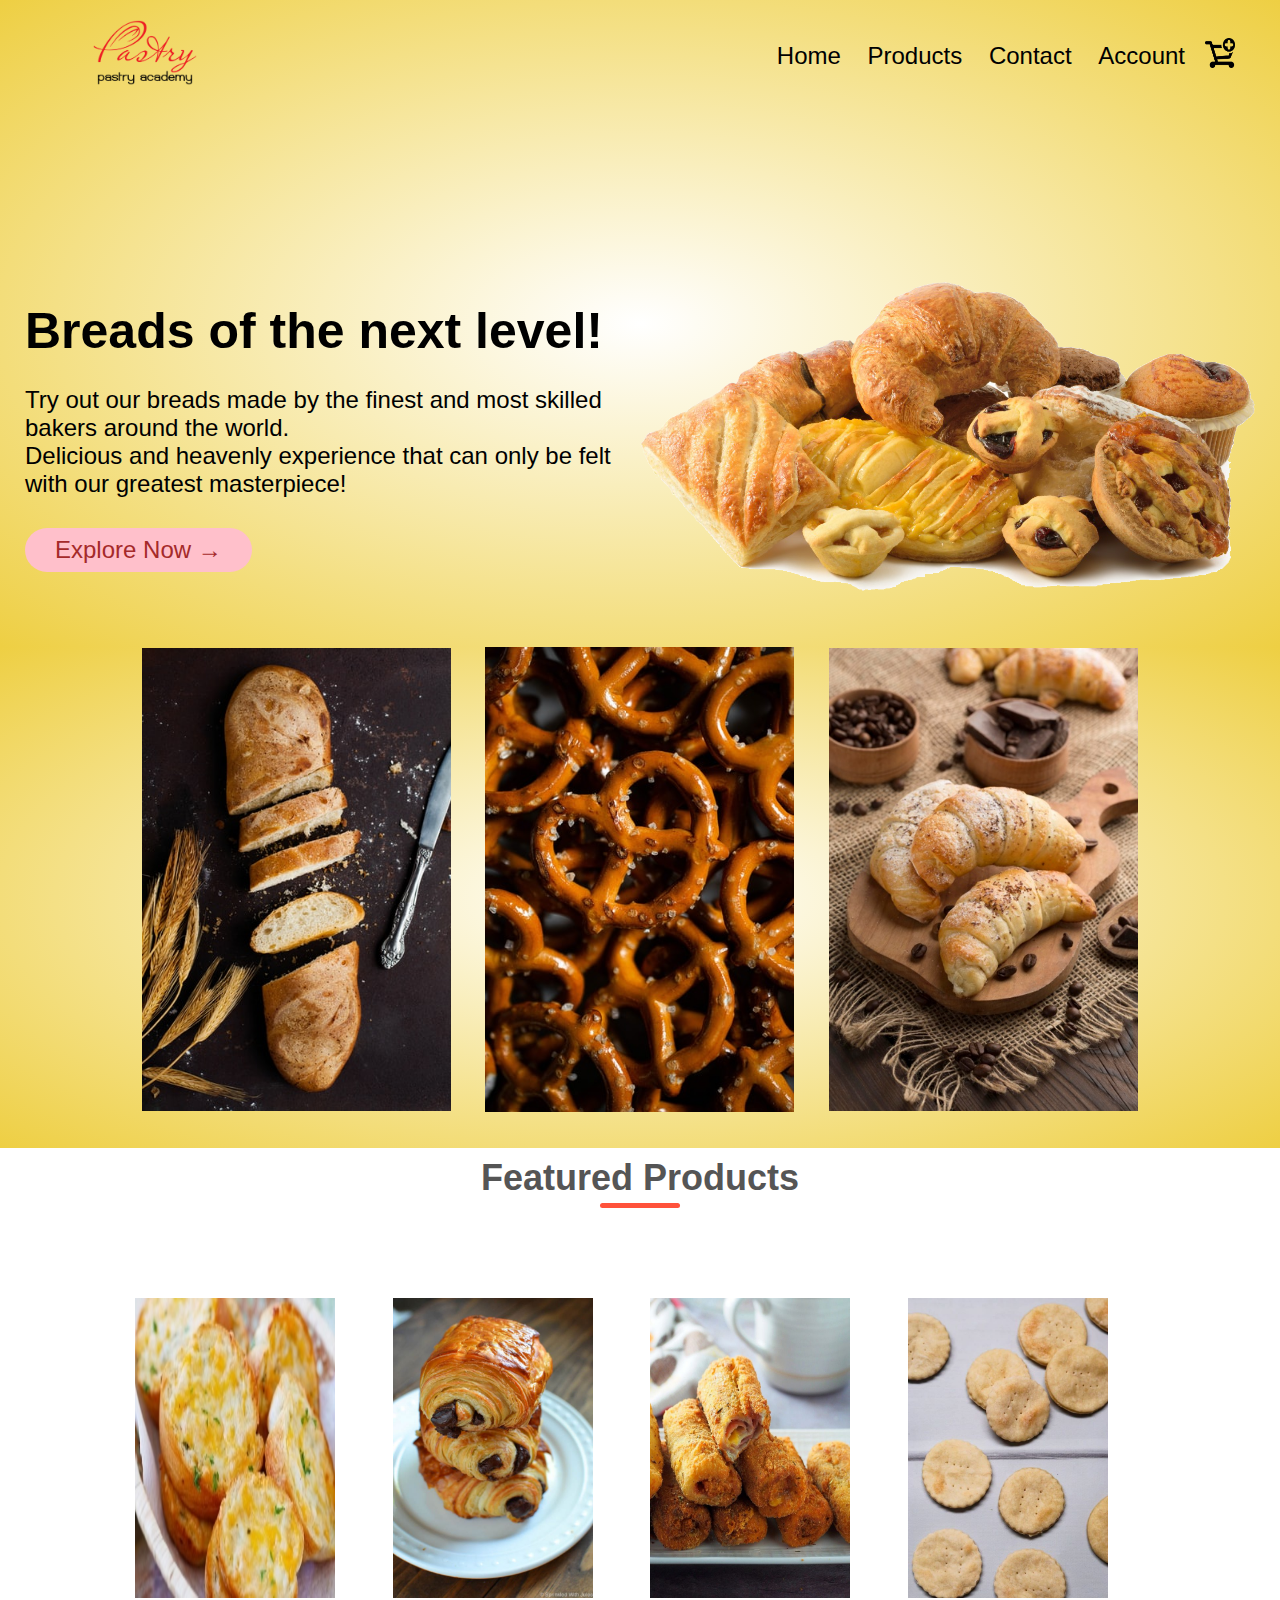
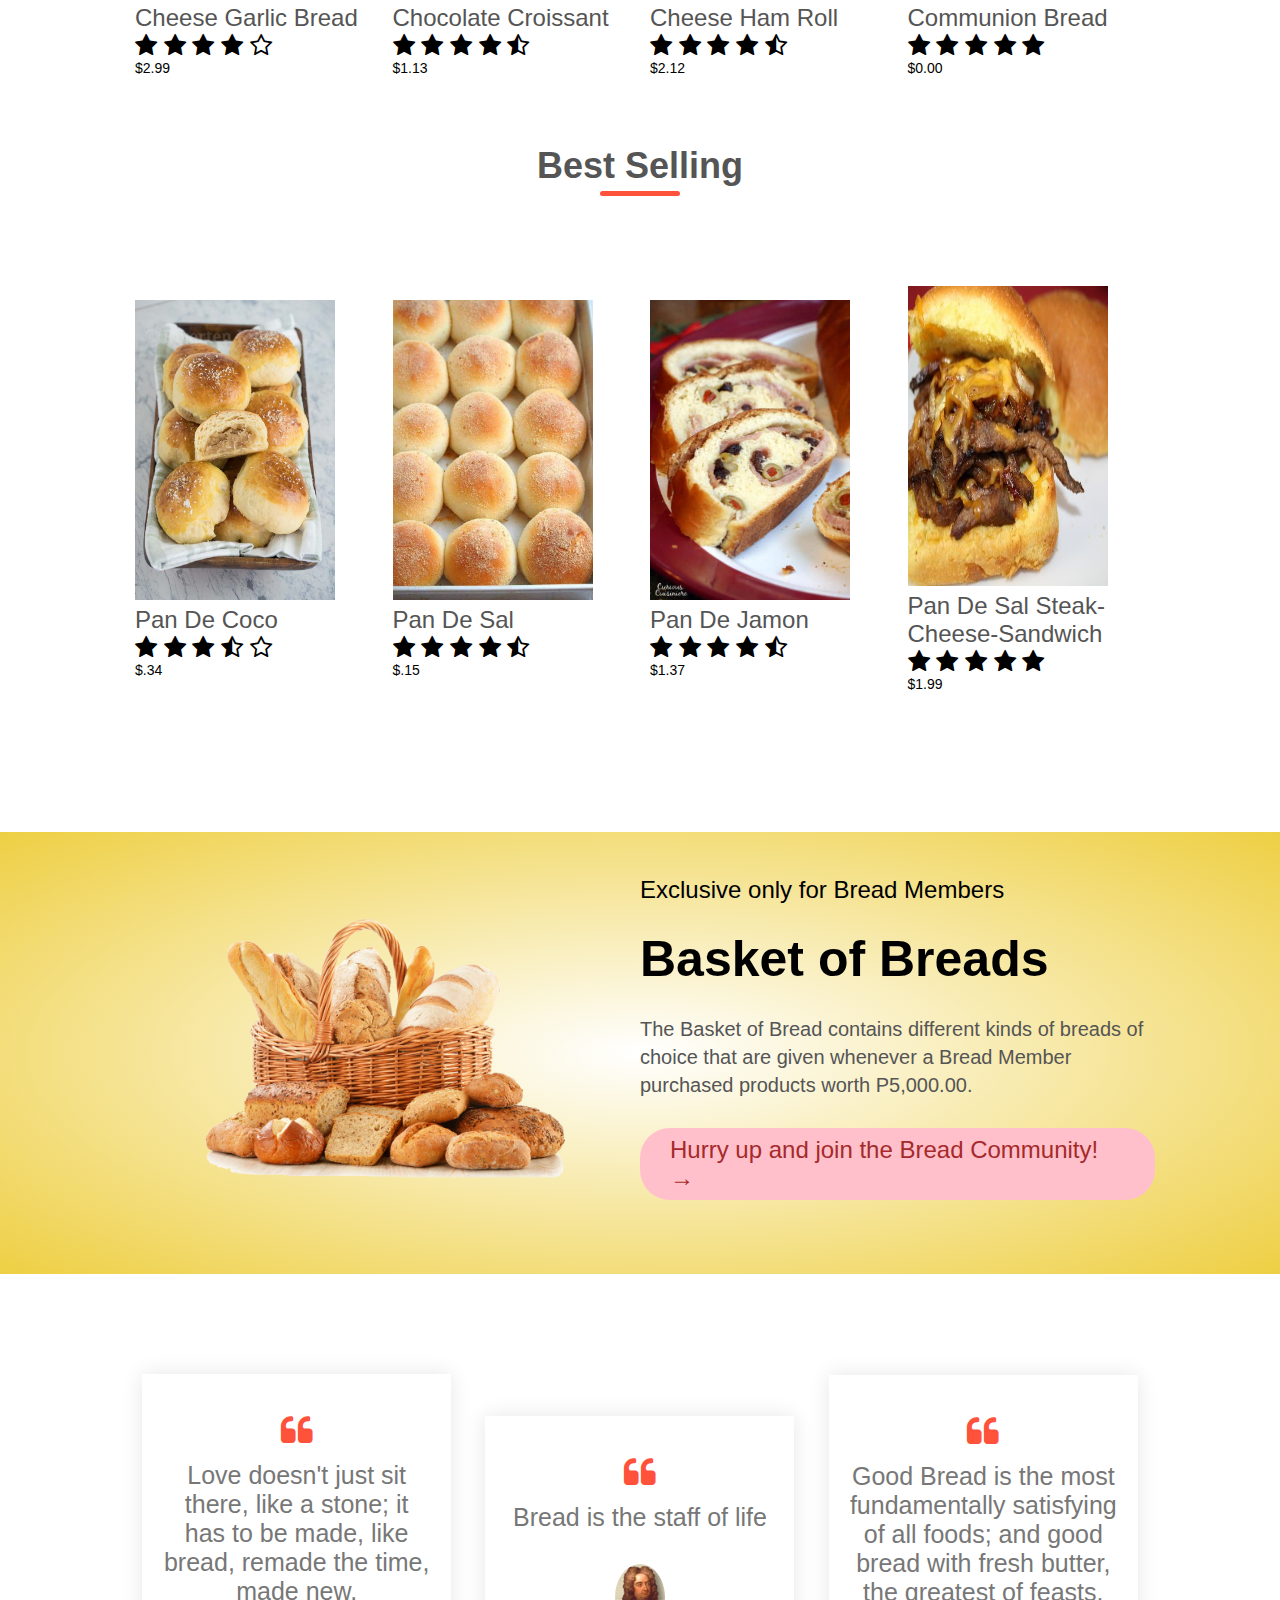
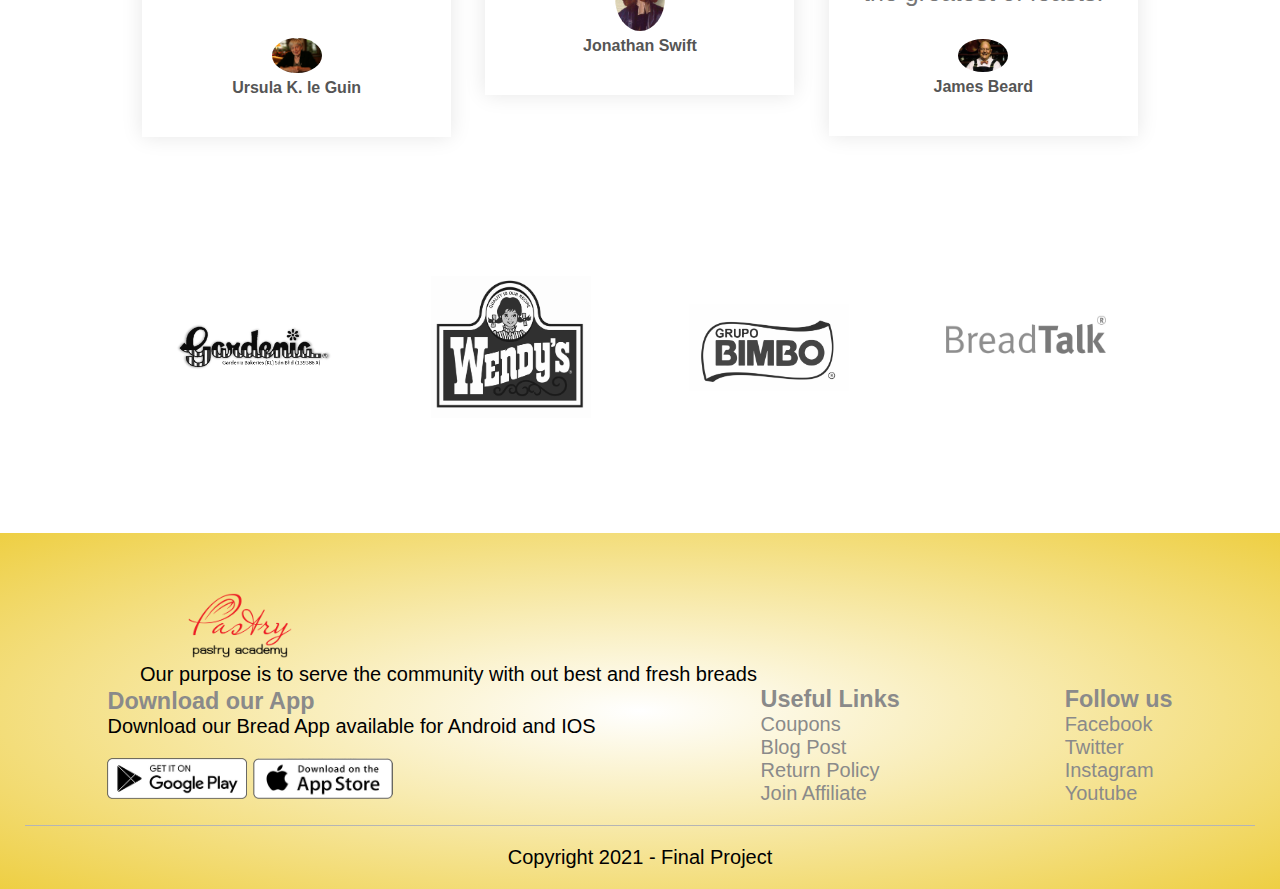
<file: index.html>
<!DOCTYPE html>
<html lang="en">
<head>
    <meta charset="UTF-8">
    <meta name="viewport" content="width=device-width, initial-scale=1.0">
    <title>Bread</title>
    <link rel="stylesheet" type="text/css" href="assets/css/style.css">
    <link rel="stylesheet" href="https://stackpath.bootstrapcdn.com/font-awesome/4.7.0/css/font-awesome.min.css">    
</head>
<body>

    <div class="header">
       
    <div = class="container">
         <div class = "navbar">
        <div class = "logo">
            <a href="index.html"><img src="assets/images/BreadLogo.png" width="200px"></a>
        </div>
        <nav>
            <ul id="MenuItems">
                <li><a href="index.html">Home</a></li>
                <li><a href="products.html">Products</a></li>
                <li><a href="AboutMe.html">Contact</a></li>
                <li><a href="Account.html">Account</a></li>
            </ul>
        </nav>
        <a href="Cart.html"><img src="assets/images/Cart.png" width="30px" height="30px"></a>
        <img src="assets/images/menu.png" class="menu-icon" onclick="menutoggle()">
    </div>
    <div class="row">
        <div class="col-2">
            <h1>Breads of the next level!</h1>
            <p>
                Try out our breads made by the finest and most skilled bakers around the world.<br> Delicious and heavenly experience that can only be felt with our greatest masterpiece!
            </p>
            <a href=""class="btn">Explore Now &#8594;</a>
        </div>
        <div class="col-2">
            <img src="assets/images/BreadBGH.png">
        </div>
    </div>
    </div>
    </div>

    <!-- Categories-->
    <div class="categories">
        <div class="small-container">
            <div class="row">
            <div class="col-3">
                <img src="assets/images/Baguette.jpg">
            </div>
            <div class="col-3">
                <img src="assets/images/Pretzel.jpg">
            </div>
            <div class="col-3">
                <img src="assets/images/Croissant.jpg">
            </div>
        </div>
        </div>
    </div>

    <!-- Featured Products-->
   <div class="small-container">
        <h2 class="title">Featured Products</h2>
        <div class="row">
            <div class="col-4">
                <img src="assets/images/CheeseGarlic.jpg">
                <h4>Cheese Garlic Bread</h4>
                <div class="rating">
                    <i class="fa fa-star"></i>
                    <i class="fa fa-star"></i>
                    <i class="fa fa-star"></i>
                    <i class="fa fa-star"></i>
                    <i class="fa fa-star-o"></i>
                </div>
                <p>$2.99</p>
            </div>
            <div class="col-4">
                <img src="assets/images/ChocolateCroissant.jpeg">
                <h4>Chocolate Croissant</h4>
                <div class="rating">
                    <i class="fa fa-star"></i>
                    <i class="fa fa-star"></i>
                    <i class="fa fa-star"></i>
                    <i class="fa fa-star"></i>
                    <i class="fa fa-star-half-o"></i>
                </div>
                <p>$1.13</p>
            </div>
            <div class="col-4">
                <img src="assets/images/CheeseHamRoll.jpg">
                <h4>Cheese Ham Roll</h4>
                <div class="rating">
                    <i class="fa fa-star"></i>
                    <i class="fa fa-star"></i>
                    <i class="fa fa-star"></i>
                    <i class="fa fa-star"></i>
                    <i class="fa fa-star-half-o"></i>
                </div>
                <p>$2.12</p>
            </div>
            <div class="col-4">
                <img src="assets/images/CBread.jpg">
                <h4>Communion Bread</h4> 
                <div class="rating">
                    <i class="fa fa-star"></i>
                    <i class="fa fa-star"></i>
                    <i class="fa fa-star"></i>
                    <i class="fa fa-star"></i>
                    <i class="fa fa-star"></i>
                </div>
                <p>$0.00</p>
            </div>
        </div>
        <h2 class="title">Best Selling</h2>
        <div class="row">
            <div class="col-4">
                <img src="assets/images/PanDeCoco.jpg">
                <h4>Pan De Coco</h4>
                <div class="rating">
                    <i class="fa fa-star"></i>
                    <i class="fa fa-star"></i>
                    <i class="fa fa-star"></i>
                    <i class="fa fa-star-half-o"></i>
                    <i class="fa fa-star-o"></i>
                </div>
                <p>$.34</p>
            </div>
            <div class="col-4">
                <img src="assets/images/PanDeSal.jpg">
                <h4>Pan De Sal</h4>
                <div class="rating">
                    <i class="fa fa-star"></i>
                    <i class="fa fa-star"></i>
                    <i class="fa fa-star"></i>
                    <i class="fa fa-star"></i>
                    <i class="fa fa-star-half-o"></i>
                </div>
                <p>$.15</p>
            </div>
            <div class="col-4">
                <img src="assets/images/PanDeJamon.jpg">
                <h4>Pan De Jamon</h4>
                <div class="rating">
                    <i class="fa fa-star"></i>
                    <i class="fa fa-star"></i>
                    <i class="fa fa-star"></i>
                    <i class="fa fa-star"></i>
                    <i class="fa fa-star-half-o"></i>
                </div>
                <p>$1.37</p>
            </div>
            <div class="col-4">
                <img src="assets/images/PanDeSalCheeseSandwich.jpg">
                <h4>Pan De Sal Steak-Cheese-Sandwich</h4> 
                <div class="rating">
                    <i class="fa fa-star"></i>
                    <i class="fa fa-star"></i>
                    <i class="fa fa-star"></i>
                    <i class="fa fa-star"></i>
                    <i class="fa fa-star"></i>
                </div>
                <p>$1.99</p>
            </div>
        </div>
    </div>
    <!-- Offer-->
    <div class="offer">
        <div class="small-container">
            <div class="row">
                <div class="col-2">
                    <img src="assets/images/Offer.png" class="offer-img">
                </div>
                <div class="col-2">
                    <p>Exclusive only for Bread Members</p>
                    <h1>Basket of Breads</h1>
                    <small>The Basket of Bread contains different kinds of breads of choice that are given whenever a Bread Member purchased products worth P5,000.00.</small>
                    <a href="" class="btn">Hurry up and join the Bread Community! &#8594;</a>
                </div>
            </div>
        </div>
    </div>

<!--testimonial-->
    <div class="testimonial">
        <div class="small-container">
            <div class="row">
                <div class="col-3">
                    <i class="fa fa-quote-left"></i>
                    <p>
                        Love doesn't just sit there, like a stone; it has to be made, like bread, remade the time, made new.
                    </p>                    <div>
                        <img src="assets/images/Ursula.jpg">
                        <h3>Ursula K. le Guin</h3>
                    </div>
                </div>
                <div class="col-3">
                    <i class="fa fa-quote-left"></i>
                    <p>Bread is the staff of life</p>
                    <div>
                        <img src="assets/images/Jonathan.jpg">
                        <h3>Jonathan Swift</h3>
                    </div>
                </div>
                <div class="col-3">
                    <i class="fa fa-quote-left"></i>
                    <p>
                        Good Bread is the most fundamentally satisfying of all foods; and good bread with fresh butter, the greatest of feasts.
                    </p>                    <div>
                        <img src="assets/images/James.jpg">
                        <h3>James Beard</h3>
                    </div>
                </div>
            </div>
        </div>
    </div>


<!---Brands-->
    <div class="brands">
        <div class="small-container">
            <div class="row">
                <div class="col-5">
                    <img src="assets/images/Gardenia.png">
                </div>
                <div class="col-5">
                    <img src="assets/images/Wendys.png">
                </div>
                <div class="col-5">
                    <img src="assets/images/GrupoBimbo.png">
                </div>
                <div class="col-5">
                    <img src="assets/images/BreadTalk.png">
                </div>
            </div>
        </div>
    </div>

<!--Footer-->
    <div class="footer">
        <div class="container">
            <div class="row">
                <div class="footer-col-2">
                    <img src="assets/images/BreadLogo.png" width="20%">     
                    <p>Our purpose is to serve the community with out best and fresh breads</p>
                </div>
                <div class="footer-col-1">
                    <h3>Download our App</h3>
                    <p>Download our Bread App available for Android and IOS</p>
                    <div class="app-logo">
                        <img src="assets/images/play-store.png">
                        <img src="assets/images/app-store.png">
                    </div>
                </div>
                <div class="footer-col-3">
                    <h3>Useful Links</h3>
                    <ul>
                        <li>Coupons</li>
                        <li>Blog Post</li>
                        <li>Return Policy</li>
                        <li>Join Affiliate</li>
                    </ul>
                </div>
                 <div class="footer-col-4">
                    <h3>Follow us</h3>
                    <ul>
                        <li>Facebook</li>
                        <li>Twitter</li>
                        <li>Instagram</li>
                        <li>Youtube</li>
                    </ul>
                </div>    
            </div>
            <hr>
            <p class="copyright">Copyright 2021 - Final Project</p>
        </div>
    </div>

<!--js for toggle menu-->
    
    <script>
        var MenuItems = document.getElementById("MenuItems")

        MenuItems.style.maxHeight = "0px"

        function menutoggle(){
            if(MenuItems.style.maxHeight == "0px")
            {
                 MenuItems.style.maxHeight = "200px"
            }
            else{
                 MenuItems.style.maxHeight = "0px"
            }
        }
    </script>

</body>
</html>
</file>
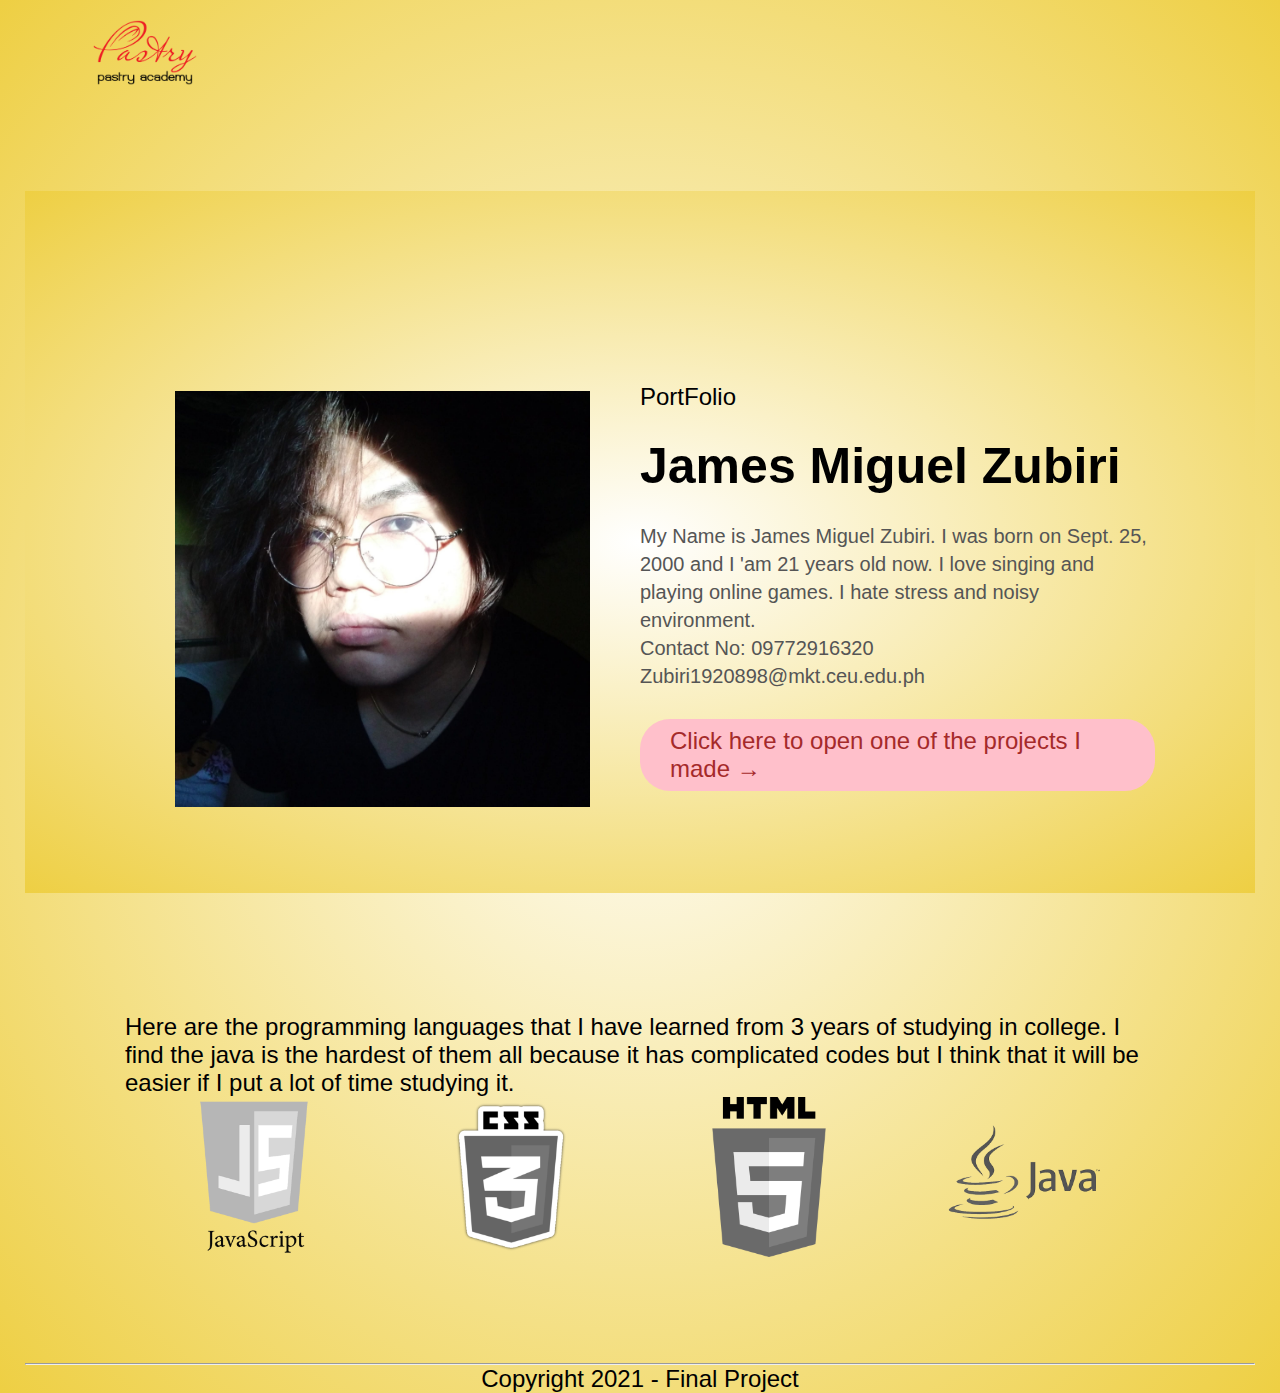
<file: AboutMe.html>
<!DOCTYPE html>
<html lang="en">
<head>
    <meta charset="UTF-8">
    <meta name="viewport" content="width=device-width, initial-scale=1.0">
    <title>About Me- Bread</title>
    <link rel="stylesheet" type="text/css" href="assets/css/style.css">
    <link rel="stylesheet" href="https://stackpath.bootstrapcdn.com/font-awesome/4.7.0/css/font-awesome.min.css">    
</head>
<body>
    <div class="header">
       
        <div = class="container">
             <div class = "navbar">
            <div class = "logo">
                <a href="index.html"><img src="assets/images/BreadLogo.png" width="200px"></a>
        </div>
        </div>
<div class="offer">
        <div class="small-container">
            <div class="row">
                <div class="col-2">
                    <img src="assets/images/me.jpg" class="offer-img">
                </div>
                <div class="col-2">
                    <p>PortFolio</p>
                    <h1>James Miguel Zubiri</h1>
                    <small>My Name is James Miguel Zubiri. I was born on Sept. 25, 2000 and I 'am 21 years old now. I love singing and playing online games. I hate stress and noisy environment.
                    <br>
                    Contact No: 09772916320<br>
                    Zubiri1920898@mkt.ceu.edu.ph</small>
                    <ul id="MenuItems">
                    <li><a href="index.html" class="btn">Click here to open one of the projects I made &#8594;</a></li>
                    </ul>
                </div>
            </div>
        </div>
    </div>
    <div class="brands">
        <div class="small-container">
            <div class="row">

                <div>
                    <p>
                        Here are the programming languages that I have learned from 3 years of studying in college. I find the java is the hardest of them all because it has complicated codes but I think that it will be easier if I put a lot of time studying it.
                    </p>
                </div>
                <div class="col-5">
                    <img src="assets/images/jspng.png">
                </div>
                <div class="col-5">
                    <img src="assets/images/csspng.png">
                </div>
                <div class="col-5">
                    <img src="assets/images/htmlpng.png">
                </div>
                <div class="col-5">
                    <img src="assets/images/javapng.png">
                </div>
            </div>
        </div>
    </div>

            <hr>
            <p class="copyright">Copyright 2021 - Final Project</p>
</body>
</html>
</file>
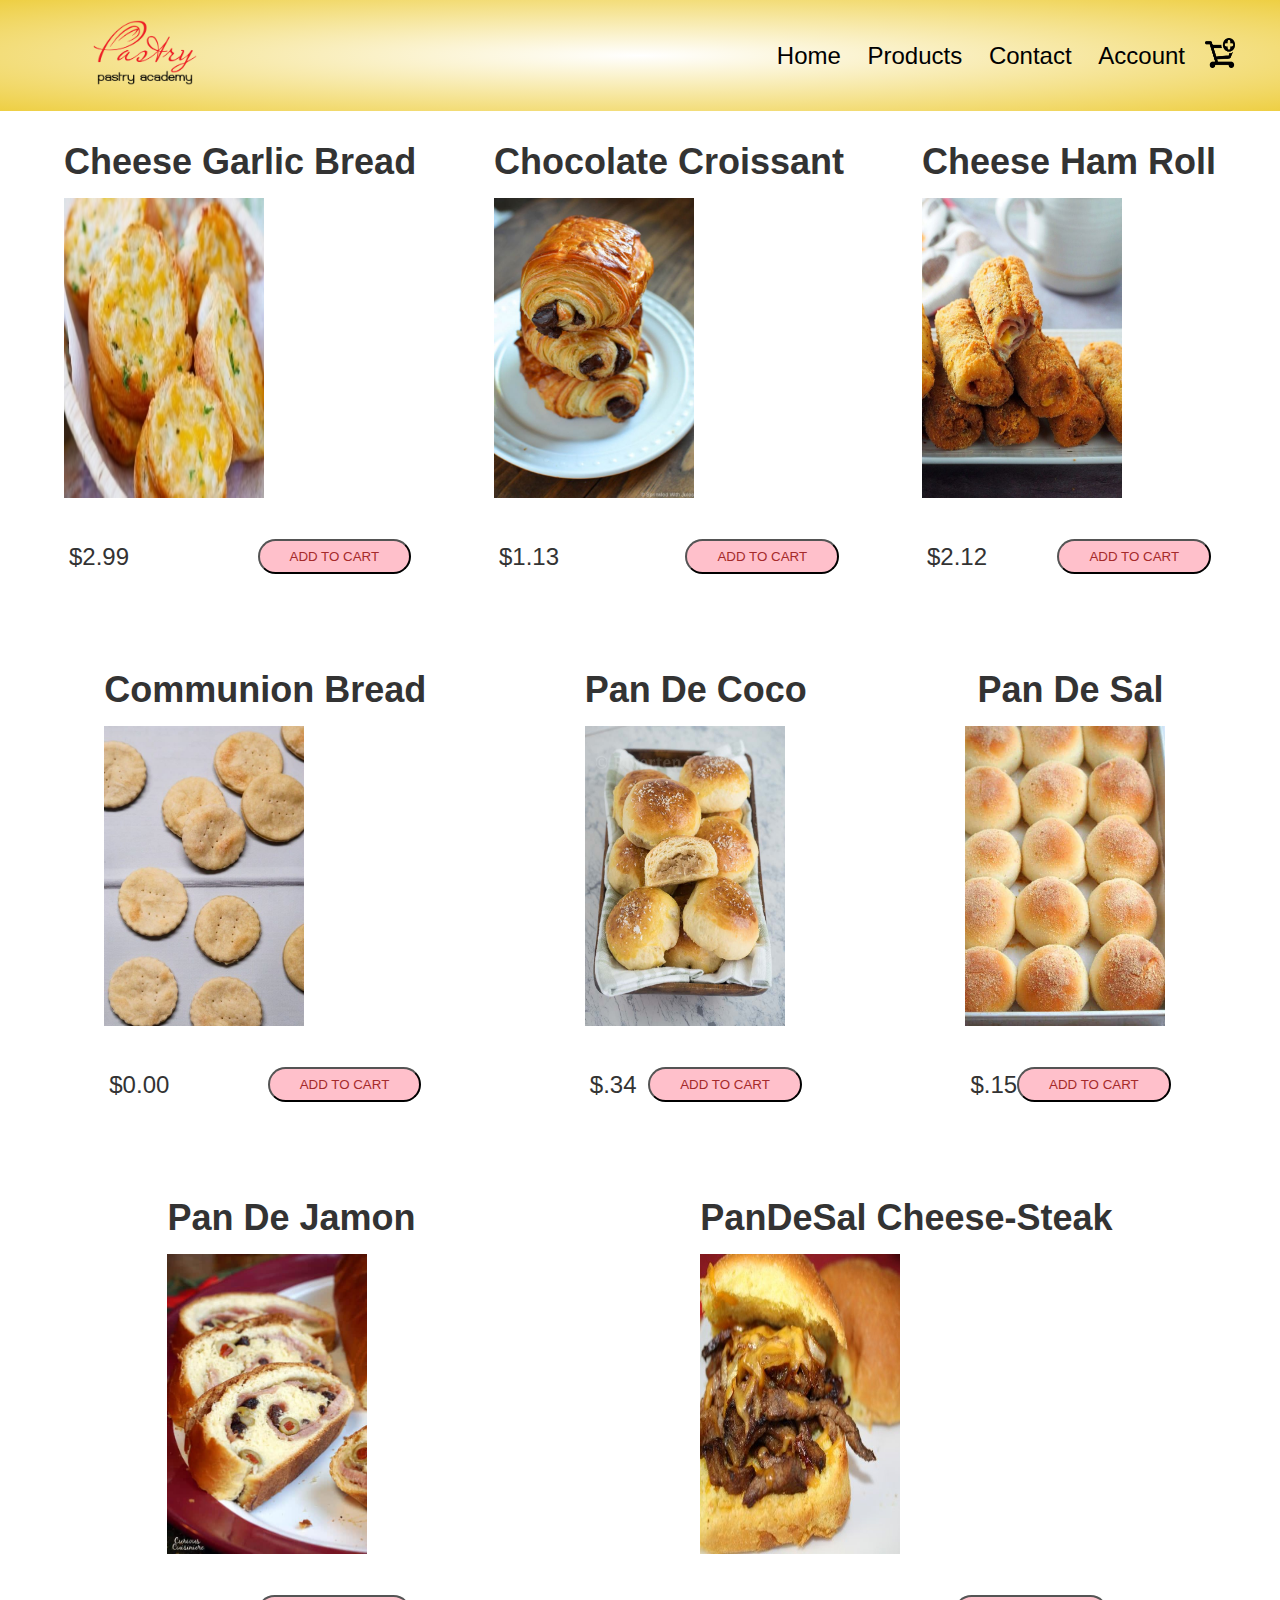
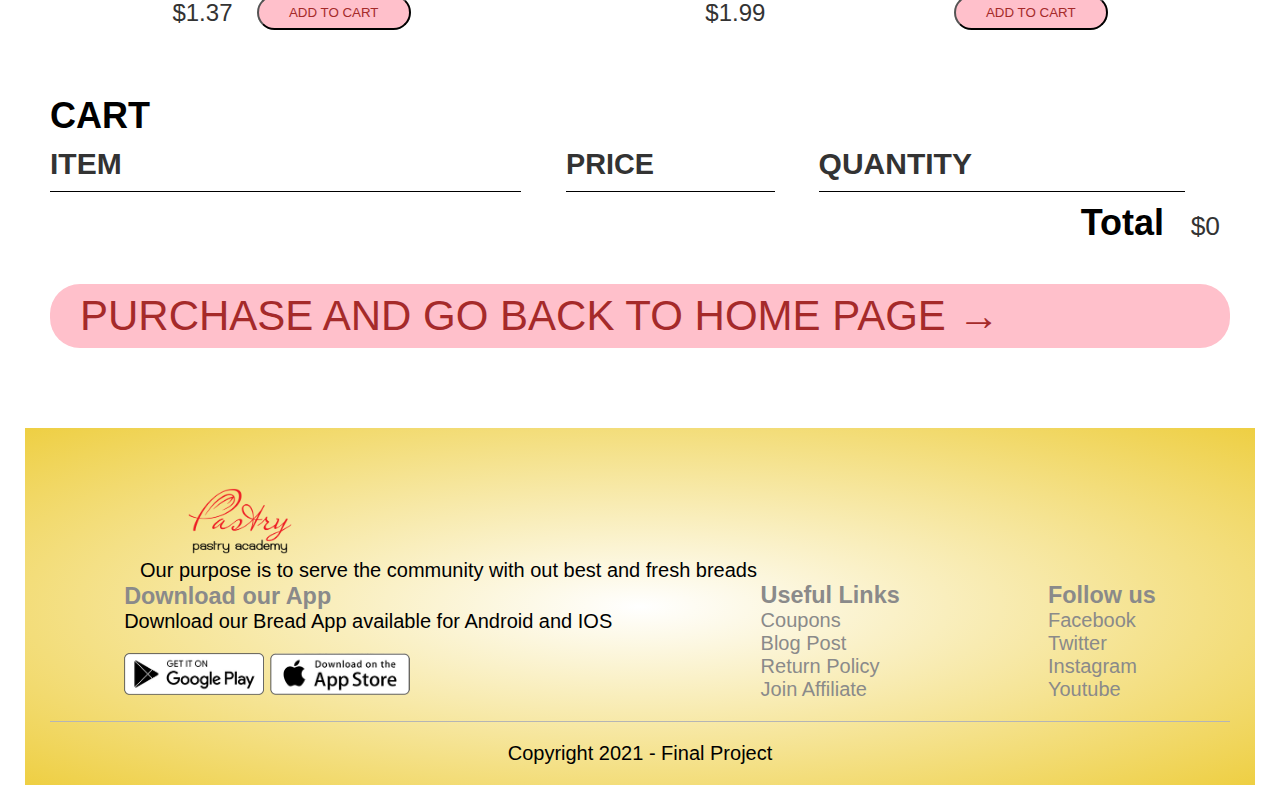
<file: Cart.html>
<!DOCTYPE html>
<html lang="en">
<head>
    <meta charset="UTF-8">
    <meta name="viewport" content="width=device-width, initial-scale=1.0">
    <title>Cart - Bread</title>
    <link rel="stylesheet" type="text/css" href="assets/css/style.css">
    <link rel="stylesheet" href="https://stackpath.bootstrapcdn.com/font-awesome/4.7.0/css/font-awesome.min.css">
        <script src="Cart.js" async></script>
    </head>
    <body>
        <div class="header">
       
            <div = class="container">
                 <div class = "navbar">
                <div class = "logo">
                    <a href="index.html"><img src="assets/images/BreadLogo.png" width="200px"></a>
                </div>
                <nav>
                    <ul id="MenuItems">
                        <li><a href="index.html">Home</a></li>
                        <li><a href="products.html">Products</a></li>
                        <li><a href="AboutMe.html">Contact</a></li>
                        <li><a href="Account.html">Account</a></li>
                    </ul>
                </nav>
                <a href="Cart.html"><img src="assets/images/Cart.png" width="30px" height="30px"></a>
                <img src="assets/images/menu.png" class="menu-icon" onclick="menutoggle()">
            </div>
            </div>
            </div>
        
        <section class="container content-section">
            <div class="shop-items">
                <div class="shop-item">
                    <span class="shop-item-title">Cheese Garlic Bread</span>
                    <img class="shop-item-image" src="assets/images/CheeseGarlic.jpg">
                    <div class="shop-item-details">
                        <span class="shop-item-price">$2.99</span>
                        <button class="btn btn-primary shop-item-button"type="button">ADD TO CART</button>
                    </div>
                </div>
                <div class="shop-item">
                    <span class="shop-item-title">Chocolate Croissant</span>
                    <img class="shop-item-image" src="assets/images/ChocolateCroissant.jpeg">
                    <div class="shop-item-details">
                        <span class="shop-item-price">$1.13</span>
                        <button class="btn btn-primary shop-item-button"type="button">ADD TO CART</button>
                    </div>
                </div>
                <div class="shop-item">
                    <span class="shop-item-title">Cheese Ham Roll</span>
                    <img class="shop-item-image" src="assets/images/CheeseHamRoll.jpg">
                    <div class="shop-item-details">
                        <span class="shop-item-price">$2.12</span>
                        <button class="btn btn-primary shop-item-button"type="button">ADD TO CART</button>
                    </div>
                </div>
                <div class="shop-item">
                    <span class="shop-item-title">Communion Bread</span>
                    <img class="shop-item-image" src="assets/images/CBread.jpg">
                    <div class="shop-item-details">
                        <span class="shop-item-price">$0.00</span>
                        <button class="btn btn-primary shop-item-button"type="button">ADD TO CART</button>
                    </div>
                </div>
                <div class="shop-item">
                    <span class="shop-item-title">Pan De Coco</span>
                    <img class="shop-item-image" src="assets/images/PanDeCoco.jpg">
                    <div class="shop-item-details">
                        <span class="shop-item-price">$.34</span>
                        <button class="btn btn-primary shop-item-button"type="button">ADD TO CART</button>
                    </div>
                </div>
                <div class="shop-item">
                    <span class="shop-item-title">Pan De Sal</span>
                    <img class="shop-item-image" src="assets/images/PanDeSal.jpg">
                    <div class="shop-item-details">
                        <span class="shop-item-price">$.15</span>
                        <button class="btn btn-primary shop-item-button"type="button">ADD TO CART</button>
                    </div>
                </div>
                <div class="shop-item">
                    <span class="shop-item-title">Pan De Jamon</span>
                    <img class="shop-item-image" src="assets/images/PanDeJamon.jpg">
                    <div class="shop-item-details">
                        <span class="shop-item-price">$1.37</span>
                        <button class="btn btn-primary shop-item-button"type="button">ADD TO CART</button>
                    </div>
                </div>
                <div class="shop-item">
                    <span class="shop-item-title">PanDeSal Cheese-Steak</span>
                    <img class="shop-item-image" src="assets/images/PanDeSalCheeseSandwich.jpg">
                    <div class="shop-item-details">
                        <span class="shop-item-price">$1.99</span>
                        <button class="btn btn-primary shop-item-button"type="button">ADD TO CART</button>
                    </div>
                </div>
                
            </div>
        <section class="container content-section">
            <h2 class="section-header">CART</h2>
            <div class="cart-row">
                <span class="cart-item cart-header cart-column">ITEM</span>
                <span class="cart-price cart-header cart-column">PRICE</span>
                <span class="cart-quantity cart-header cart-column">QUANTITY</span>
            </div>
            <div class="cart-items">
            </div>
            <div class="cart-total">
                <strong class="cart-total-title">Total</strong>
                <span class="cart-total-price">$0</span>
            </div>
            

            <ul id="MenuItems">
                <li><a href="index.html" class="btn btn-primary btn-purchase">PURCHASE AND GO BACK TO HOME PAGE &#8594;</a></li>
                </ul>

        </section>

        <div class="footer">
            <div class="container">
                <div class="row">
                    <div class="footer-col-2">
                        <img src="assets/images/BreadLogo.png" width="20%">     
                        <p>Our purpose is to serve the community with out best and fresh breads</p>
                    </div>
                    <div class="footer-col-1">
                        <h3>Download our App</h3>
                        <p>Download our Bread App available for Android and IOS</p>
                        <div class="app-logo">
                            <img src="assets/images/play-store.png">
                            <img src="assets/images/app-store.png">
                        </div>
                    </div>
                    <div class="footer-col-3">
                        <h3>Useful Links</h3>
                        <ul>
                            <li>Coupons</li>
                            <li>Blog Post</li>
                            <li>Return Policy</li>
                            <li>Join Affiliate</li>
                        </ul>
                    </div>
                     <div class="footer-col-4">
                        <h3>Follow us</h3>
                        <ul>
                            <li>Facebook</li>
                            <li>Twitter</li>
                            <li>Instagram</li>
                            <li>Youtube</li>
                        </ul>
                    </div>    
                </div>
                <hr>
                <p class="copyright">Copyright 2021 - Final Project</p>
            </div>
        </div>
        <script>
            var MenuItems = document.getElementById("MenuItems")
    
            MenuItems.style.maxHeight = "0px"
    
            function menutoggle(){
                if(MenuItems.style.maxHeight == "0px")
                {
                     MenuItems.style.maxHeight = "200px"
                }
                else{
                     MenuItems.style.maxHeight = "0px"
                }
            }
        </script>
    </body>
</html>
</file>
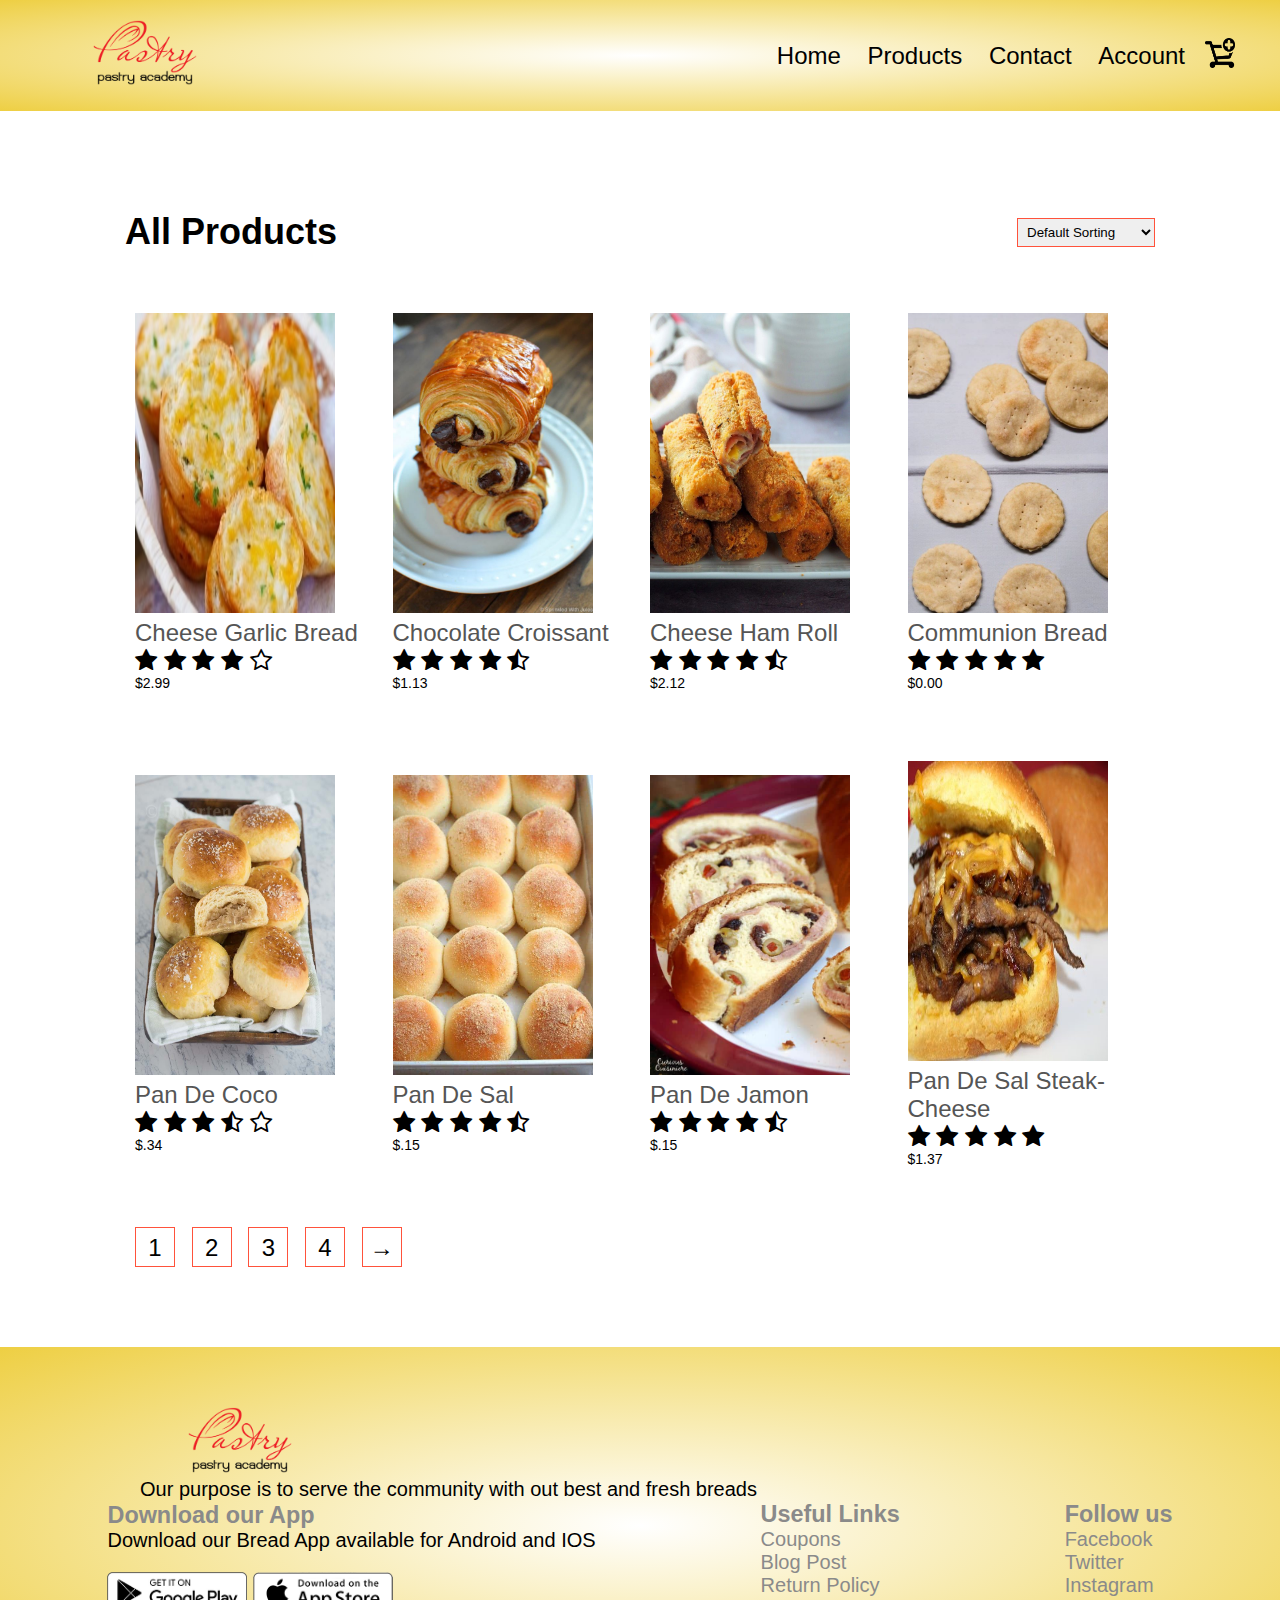
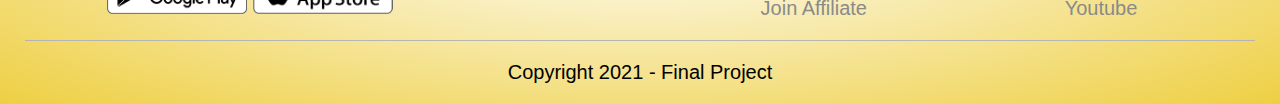
<file: products.html>
<!DOCTYPE html>
<html lang="en">
<head>
    <meta charset="UTF-8">
    <meta name="viewport" content="width=device-width, initial-scale=1.0">
    <title>All Products - Bread Store</title>
    <link rel="stylesheet" type="text/css" href="assets/css/style.css">
    <link rel="stylesheet" href="https://stackpath.bootstrapcdn.com/font-awesome/4.7.0/css/font-awesome.min.css">    
</head>
<body>

    <div class="header">
       
        <div = class="container">
             <div class = "navbar">
            <div class = "logo">
                <a href="index.html"><img src="assets/images/BreadLogo.png" width="200px"></a>
            </div>
            <nav>
                <ul id="MenuItems">
                    <li><a href="index.html">Home</a></li>
                    <li><a href="products.html">Products</a></li>
                    <li><a href="AboutMe.html">Contact</a></li>
                    <li><a href="Account.html">Account</a></li>
                </ul>
            </nav>
            <a href="Cart.html"><img src="assets/images/Cart.png" width="30px" height="30px"></a>
            <img src="assets/images/menu.png" class="menu-icon" onclick="menutoggle()">
        </div>
        </div>
        </div>

   <div class="small-container">

    <div class="row row-2">
        <h2>All Products</h2>
        <select>
            <option>Default Sorting</option>
            <option>Sort by Price</option>
            <option>Sort by Popularity</option>
            <option>Sort by Rating</option>
            <option>Sort by Sale</option>
        </select>
    </div>

        <div class="row">
            <div class="col-4">
                <img src="assets/images/CheeseGarlic.jpg">
                <h4>Cheese Garlic Bread</h4>
                <div class="rating">
                    <i class="fa fa-star"></i>
                    <i class="fa fa-star"></i>
                    <i class="fa fa-star"></i>
                    <i class="fa fa-star"></i>
                    <i class="fa fa-star-o"></i>
                </div>
                <p>$2.99</p>
            </div>
            <div class="col-4">
                <img src="assets/images/ChocolateCroissant.jpeg">
                <h4>Chocolate Croissant</h4>
                <div class="rating">
                    <i class="fa fa-star"></i>
                    <i class="fa fa-star"></i>
                    <i class="fa fa-star"></i>
                    <i class="fa fa-star"></i>
                    <i class="fa fa-star-half-o"></i>
                </div>
                <p>$1.13</p>
            </div>
            <div class="col-4">
                <img src="assets/images/CheeseHamRoll.jpg">
                <h4>Cheese Ham Roll</h4>
                <div class="rating">
                    <i class="fa fa-star"></i>
                    <i class="fa fa-star"></i>
                    <i class="fa fa-star"></i>
                    <i class="fa fa-star"></i>
                    <i class="fa fa-star-half-o"></i>
                </div>
                <p>$2.12</p>
            </div>
            <div class="col-4">
                <img src="assets/images/CBread.jpg">
                <h4>Communion Bread</h4> 
                <div class="rating">
                    <i class="fa fa-star"></i>
                    <i class="fa fa-star"></i>
                    <i class="fa fa-star"></i>
                    <i class="fa fa-star"></i>
                    <i class="fa fa-star"></i>
                </div>
                <p>$0.00</p>
            </div>
            <div class="col-4">
                <img src="assets/images/PanDeCoco.jpg">
                <h4>Pan De Coco</h4>
                <div class="rating">
                    <i class="fa fa-star"></i>
                    <i class="fa fa-star"></i>
                    <i class="fa fa-star"></i>
                    <i class="fa fa-star-half-o"></i>
                    <i class="fa fa-star-o"></i>
                </div>
                <p>$.34</p>
            </div>
            <div class="col-4">
                <img src="assets/images/PanDeSal.jpg">
                <h4>Pan De Sal</h4>
                <div class="rating">
                    <i class="fa fa-star"></i>
                    <i class="fa fa-star"></i>
                    <i class="fa fa-star"></i>
                    <i class="fa fa-star"></i>
                    <i class="fa fa-star-half-o"></i>
                </div>
                <p>$.15</p>
            </div>
                <div class="col-4">
                <img src="assets/images/PanDeJamon.jpg">
                <h4>Pan De Jamon</h4>
                <div class="rating">
                    <i class="fa fa-star"></i>
                    <i class="fa fa-star"></i>
                    <i class="fa fa-star"></i>
                    <i class="fa fa-star"></i>
                    <i class="fa fa-star-half-o"></i>
                </div>
                <p>$.15</p>
            </div>
            <div class="col-4">
                <img src="assets/images/PanDeSalCheeseSandwich.jpg">
                <h4>Pan De Sal Steak-Cheese</h4> 
                <div class="rating">
                    <i class="fa fa-star"></i>
                    <i class="fa fa-star"></i>
                    <i class="fa fa-star"></i>
                    <i class="fa fa-star"></i>
                    <i class="fa fa-star"></i>
                </div>
                <p>$1.37</p>
            </div>
        </div>

        <div class="page-btn">
            <span>1</span>
            <span>2</span>
            <span>3</span>
            <span>4</span>
            <span>&#8594;</span>
        </div>
    </div>

<!--Footer-->
    <div class="footer">
        <div class="container">
            <div class="row">
                <div class="footer-col-2">
                    <img src="assets/images/BreadLogo.png" width="20%">     
                    <p>Our purpose is to serve the community with out best and fresh breads</p>
                </div>
                <div class="footer-col-1">
                    <h3>Download our App</h3>
                    <p>Download our Bread App available for Android and IOS</p>
                    <div class="app-logo">
                        <img src="assets/images/play-store.png">
                        <img src="assets/images/app-store.png">
                    </div>
                </div>
                <div class="footer-col-3">
                    <h3>Useful Links</h3>
                    <ul>
                        <li>Coupons</li>
                        <li>Blog Post</li>
                        <li>Return Policy</li>
                        <li>Join Affiliate</li>
                    </ul>
                </div>
                 <div class="footer-col-4">
                    <h3>Follow us</h3>
                    <ul>
                        <li>Facebook</li>
                        <li>Twitter</li>
                        <li>Instagram</li>
                        <li>Youtube</li>
                    </ul>
                </div>    
            </div>
            <hr>
            <p class="copyright">Copyright 2021 - Final Project</p>
        </div>
    </div>

<!--js for toggle menu-->
    
    <script>
        var MenuItems = document.getElementById("MenuItems")

        MenuItems.style.maxHeight = "0px"

        function menutoggle(){
            if(MenuItems.style.maxHeight == "0px")
            {
                 MenuItems.style.maxHeight = "200px"
            }
            else{
                 MenuItems.style.maxHeight = "0px"
            }
        }
    </script>

</body>
</html>
</file>
<file: assets/css/style.css>
*{
	margin: 0;
	padding: 0;
	box-sizing: border-box;
}

body{
	font-family: 'Brush Script MT', sans-serif;
	font-size: 150%;
}

.navbar{
	display: flex;
	align-items: center;
	padding: 20px;
}

nav{
	flex: 1;
	text-align: right;
}

nav ul{
	display: inline-block;
	list-style: none;
}

nav ul li{
	display: inline-block;
	margin-right: 20px;
}

a{
	text-decoration: none;
	color: black;
}

p{
	color: black;
}

.container{
	max-width: 1300px;
	margin: auto;
	padding-left: 25px;
	padding-right: 25px;
}

.row {
	display: flex;
	align-items: center;
	flex-wrap: wrap;
	justify-content: space-around;
}

.col-2 {
	flex-basis: 50%;
	min-width: 300px;

}

.col-2 img {
	max-width: 100%;
	padding: 50px 0;
	
}

.col-2 h1{
	font-size: 50px;
	line-height: 60px;
	margin: 25px 0;
}

.btn{
	display: inline-block;
	background: pink; 
	color: brown;
	padding: 8px 30px;
	margin: 30px 0;
	border-radius: 30px;
	transition: background 0.5s;
}

.btn:hover{
	background: #563434
}

.header{
	background: radial-gradient(#fff, #eecf43);
}

.header .row{
	margin-top: 120px;
}

.categories{
	background: radial-gradient(#fff, #eecf43);

}

.col-3{
	flex-basis: 30%;
	min-width: 250px;
	margin-bottom: 30px;
}

.col-3 img{
	width: 100%;
}

.small-container {
	max-width: 1080px;
	margin: auto;
	padding-left: 25px;
	padding-right: 25px
}

.col-4 {
	flex-basis: 25%;
	padding: 10px;
	min-width: 200px;
	margin-bottom: 50px;
	transition: transform 0.5s;
}

.col-4 img{
	
	width: 200px;
	height: 300px;
	margin-right: 10px;
	
}

.title{
	text-align: center;
	 margin: 0 auto 80px;
	 position: relative;
	 line-height: 60px;
	 color: #555;
}

.title::after{
	content: '';
	background: #ff523b;
	width: 80px;
	height: 5px;
	border-radius: 5px;
	position: absolute;
	bottom: 0;
	left: 50%;
	transform: translateX(-50%);
}

h4{
	color: #555;
	font-weight: normal;
}

.col-4 p{
	font-size: 14px;
}

.rating .fa{
	columns: #ff523b;
}

.col-4:hover
{
	transform: translateY(-5px);
}



.offer{
	background: radial-gradient(#fff, #eecf43);
	margin-top: 80px;
	padding: 30px 0;
}

.col-2 .offer-img{
	padding: 50px;
}

small{
	color: #555;
}

.testimonial{
	padding-top: 100px;
}

.testimonial .col-3{
	text-align: center;
	padding: 40px 20px;
	box-shadow: 0 0 20px 0px rgba(0,0,0,0.1);
	cursor: pointer;
	transition: transform 0.5s;
}

.testimonial .col-3 img{
	width: 50px;
	margin-top: 20px;
	border-radius: 50%;
}

.testimonial .col-3:hover{
	transform: translateY(-10px);
}

.fa.fa-quote-left{
	font-size: 34px;
	color: #ff523b;
}

.col-3 p{
	font-size: 25px;
	margin: 12px 0;
	color: #777;
}

.testimonial .col-3 h3{
	font-weight : 600;
	color: #555;
	font-size: 16px;
}

.brands{
	margin: 100px auto;
}

.col-5{
	width: 160px;
}

.col-5 img{
	width: 100%;
	cursor: pointer;
	filter: grayscale(100%);
}

.col-5 img:hover{
	filter: grayscale(0);
}


.footer{
	background:  radial-gradient(#fff, #eecf43);
	color: #8a8a8a;
	font-size: 20px;
	padding: 60px 0 20px;
}

ul{
	list-style-type: none;
}

.app-logo{
	margin-top: 20px;
}
.app-logo img{
	width: 140px;
}
.footer hr{
	border: none;
	background: #b5b5b5;
	height: 1px;
	margin: 20px 0;
}

.copyright{
	text-align: center;
}

.menu-icon{
	width: 28px;
	margin-left: 20px;
	display: none;
}

.row-2{
	justify-content: space-between;
	margin: 100px auto 50px;
}

select{
	border: 1px solid #ff523b;
	padding: 5px;
}
select:focus{
	outline: none;
}

.page-btn{
	margin: 0 auto 80px;
}

.page-btn span{
	display: inline-block;
	border: 1px solid #ff523b;
	margin-left: 10px;
	width: 40px;
	height: 40px;
	text-align: center;
	line-height: 40px;
	cursor: pointer;
}

.page-btn span:hover{
	background: #ff523b;
	color: #fff;
}

.single-product{
	margin-top: 80px;
}

.single-product .col-2 img{
	padding: 0;
}

.single-product .col-2{
	padding: 20px;
}

.single-product h4{
	margin: 20px 0;
	font-size: 22px;
	font-weight: bold;
}

.single-product select{
	display: block;
	padding: 10px;
	margin-top: 20px;
}

.single-product input{
	width: 50px;
	height: 40px;
	padding-left: 10px;
	font-size: 20px;
	margin-right: 10px;
	border: 1px solid #ff523b;
}
input: focus{
	outline: none;
}

.single-product .fa{
	color: #ff523b;
	margin-left: 10px;
}

.small-img-row{
	display: flex;
	justify-content: space-between;
}

.small-img-col{
	flex-basis: 24%;
	cursor: pointer;
}

.cart-page{
	margin: 20px auto;
}
table{
	border-collapse: collapse;
	width: 100%;
}

.cart-info{
	display: flex;
	flex-wrap: wrap;
}

th{
	text-align: left;
	padding: 5px;
	color: #fff;
	background: #ff523b;
	font-weight: normal;
}

td{
	padding: 10px 5px;
}

td input{
	width: 40px;
	height: 30px;
	padding: 5px;
}

td a{
	color: #ff523b;
	font-size: 17px;
}

td img{
	width: 80px;
	height: 80px;
	margin-right: 10px;
}

.total-price{
	display: flex;
	justify-content: flex-end;
}

.total-price table{
	border-top: 3px solid #ff523b;
	width: 100%;
	max-width: 490px;
}

td:last-child{
	text-align: right;
}

th:last-child{
	text-align: right;
}

.account-page{
	padding: 50px 0;
	background: radial-gradient(#fff, #eecf43)
}

.form-container{
	background: #fff;
	width: 300px;
	height: 400px;
	position: relative;
	text-align: center;
	padding: 20px 0;
	margin: auto;
	box-shadow: 0 0 20px 0px rgba (0,0,0,0.1);
	overflow: hidden;
}

.form-container span{
	font-weight: bold;
	padding: 0 10px;
	color: #555;
	cursor: pointer;
	width: 100px;
	display: inline-block;
}

.form-btn{
	display: inline-block;
}

.form-container form{
	max-width: 300px;
	padding: 0 20;
	position: absolute;
	top: 130px;
	transition: transform 1s;
}

form input{
	width: 100%;
	height: 30px;
	margin: 10px 0;
	padding: 0 10px;
	border: 1px solid #ccc;
}

form .btn{
	width: 100%;
	border: none;
	cursor: pointer;
	margin: 10px 0;
}

form .btn:focus{
	outline: none;
}
#LoginForm{
	left: -300px;
	padding: 10px;
}
#RegForm{
	left: 0;
	padding: 10px;
}

form a{
	font-size: 12px;
}

#Indicator{
	width: 100px;
	border: none;
	background: #ff523b;
	height: 3px;
	margin-top: 8px;
	transform: translateX(100px);
	transition: transform 1s;
}

@media only screen and (max-width: 800px){
	nav ul{
		position: absolute;
		top: 70px;
		left: 0;
		background: #333;
		width: 100%;
		overflow: hidden;
		transition: max-height 0.5s;

	}
	nav ul li{
		display: block;
		margin-right: 50px;
		margin-top: 10px;
		margin-bottom: 10px;
	}
	nav ul li a{
		color: #fff;
	}
	.menu-icon{
		display: block;
		cursor: pointer;
	}
}


.shop-item {
    margin: 30px;
}

.shop-item-title {
    display: block;
    width: 100%;
    text-align: center;
    font-weight: bold;
    font-size: 1.5em;
    color: #333;
    margin-bottom: 15px;
}

.shop-item-image {
		width: 200px;
		height: 300px;
		margin-right: 10px;
		
	}


.shop-item-details {
    display: flex;
    align-items: center;
    padding: 5px;
}

.shop-item-price {
    flex-grow: 1;
    color: #333;
}

.shop-items {
    display: flex;
    flex-wrap: wrap;
    justify-content: space-around;
}

.cart-header {
    font-weight: bold;
    font-size: 1.25em;
    color: #333;
}

.cart-column {
    display: flex;
    align-items: center;
    border-bottom: 1px solid black;
    margin-right: 1.5em;
    padding-bottom: 10px;
    margin-top: 10px;
}

.cart-row {
    display: flex;
}

.cart-item {
    width: 45%;
}

.cart-price {
    width: 20%;
    font-size: 1.2em;
    color: #333;
}

.cart-quantity {
    width: 35%;
}

.cart-item-title {
    color: #333;
    margin-left: .5em;
    font-size: 1.2em;
}

.cart-item-image {
    width: 75px;
    height: auto;
    border-radius: 10px;
}

.btn-danger {
    color: white;
    background-color: #EB5757;
    border: none;
    border-radius: .3em;
    font-weight: bold;
}

.btn-danger:hover {
    background-color: #CC4C4C;
}

.cart-quantity-input {
    height: 34px;
    width: 50px;
    border-radius: 5px;
    border: 1px solid #56CCF2;
    background-color: #eee;
    color: #333;
    padding: 0;
    text-align: center;
    font-size: 1.2em;
    margin-right: 25px;
}

.cart-row:last-child {
    border-bottom: 1px solid black;
}

.cart-row:last-child .cart-column {
    border: none;
}

.cart-total {
    text-align: end;
    margin-top: 10px;
    margin-right: 10px;
}

.cart-total-title {
    font-weight: bold;
    font-size: 1.5em;
    color: black;
    margin-right: 20px;
}

.cart-total-price {
    color: #333;
    font-size: 1.1em;
}

.btn-purchase {
    display: flex;
    margin: 40px auto 80px auto;
    font-size: 1.75em;
}


@import url('https://fonts.googleapis.com/css2?family=Poppins:wght@400;500;600;700;800;900&display=swap');
*{
    margin:0;
    padding:0;
    box-sizing: border-box;
    font-family: 'Poppins', sans-serif;
}


:root{
    --primary-color:#3525D3;
    --white-color:#fff;
    --black-color:#3C4A57; 
    --light-gray:#E4E8EE;
}

.wrapper{
    padding:50px 25px 0;
    max-width:668px;
    width:100%;
    margin:auto;
}
.wrapper::before{
    content:'';
    position: absolute;
    top:0;
    left:0;
    right:0;
    bottom:0;
    background-image: url("images/bg-1.svg");
    background-position: center center;
    background-size: cover;
    background-repeat: no-repeat;
    min-height: 100vh;
    z-index: -1;
}
.wrapper .headline{
    text-align: center;
    padding-bottom:48px;
}
.wrapper .headline h1{
    font-size: 42px;
    font-weight: 700;
    line-height: 52px;
}
.wrapper .form{
    max-width:350px;
    width:100%;
    margin:auto;
}
.wrapper .form-group{
    margin-bottom: 15px;
}
.wrapper .form-group input{
    display:block;
    font-size: 16px;
    line-height: 24px;
    letter-spacing: -0.1px;
    padding:11px 15px;
    height:48px;
    border-radius: 5px;
    color:var(--black-color);
    border:1px solid #e4e8ee;
    box-shadow: none;
    width:100%;
}
.wrapper .form-group input:focus{
    outline:none;
}
.wrapper .form-group input::placeholder{
    color:var(--black-color);
    font-weight: 400;
    font-size: 14px;
}
.wrapper .btn{
    width:100%;
    margin:15px 0 30px;
    font-size: 14px;
    line-height: 22px;
    font-weight: 700;
    padding:12px 29px;
    height:48px;
    text-transform: uppercase;
    color:var(--white-color);
    background-color: var(--primary-color);
    border:none;
    border-radius: 2px;
    cursor: pointer;
    text-align: center;
}
.wrapper .btn:focus{
    outline:none;
}
.wrapper .account-exist{
    color:var(--black-color);
    border-top:1px solid var(--light-gray);
    padding-top:20px;
    text-align: center;
}
.wrapper .account-exist a{
    color:var(--primary-color);
}
.wrapper .forget-password{
    display:flex;
    align-items:center;
    justify-content:space-between;
    padding:15px 0;
}
.wrapper .forget-password a{
    color:var(--primary-color);
}
.wrapper .forget-password .check-box{
    font-size: 15px;
    color:var(--black-color);
} 
.signup.inActive{
    display:none;
}
.signin{
    display:none;
}
.signin.active{
    display:block;
}

@media (max-width:1030px){
    .wrapper::before{
        left:-25%;
        min-height: 60vh;
        height:500px;
    }
}
@media (max-width:767px){
    .wrapper{
        max-width: 550px;
    }
    .wrapper .headline h1{
        font-size: 22px;
        line-height:25px;
    }
}
</file>
